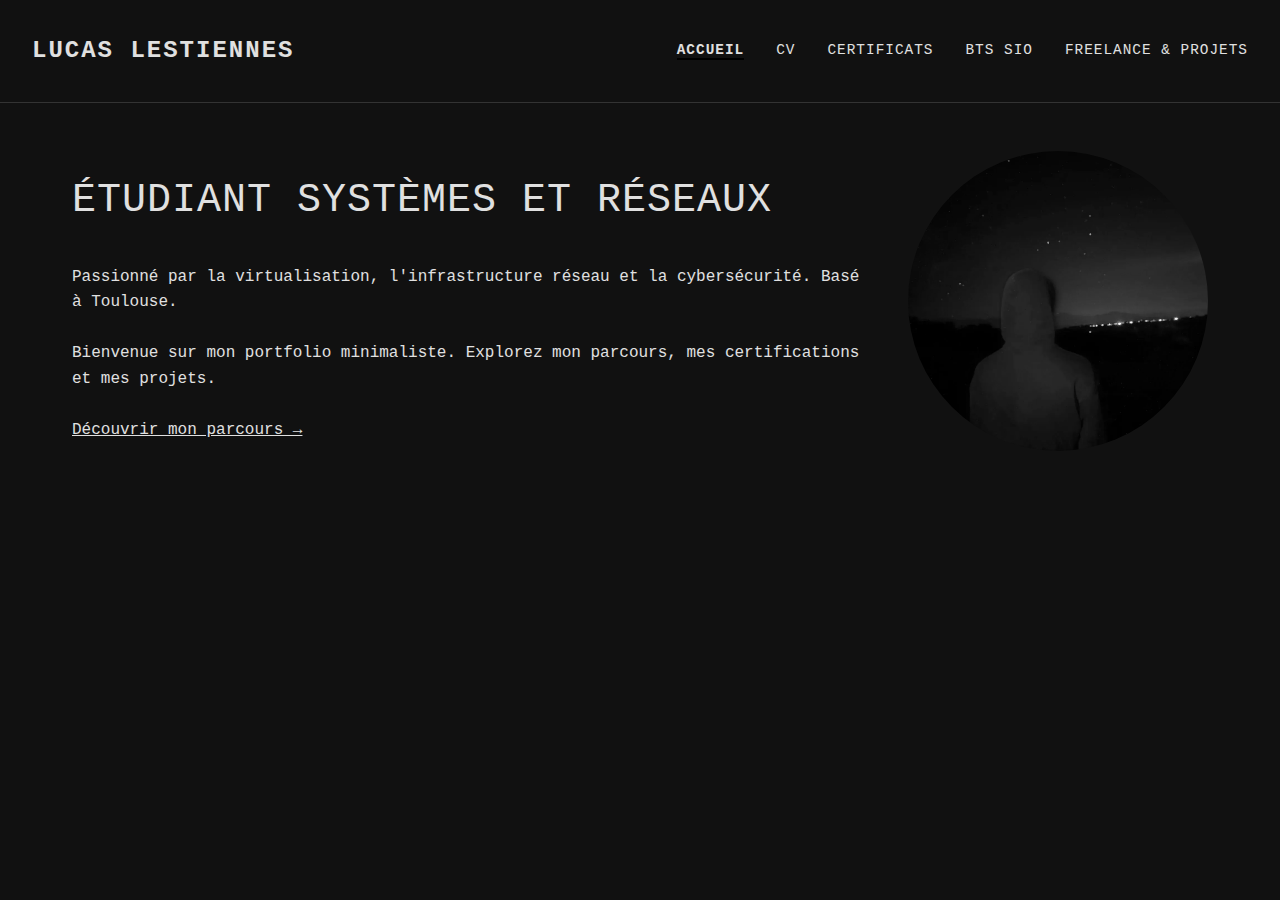
<file: index.html>
<!DOCTYPE html>
<html lang="fr">
<head>
    <meta charset="UTF-8">
    <meta name="viewport" content="width=device-width, initial-scale=1.0">
    <title>Lucas Lestiennes - Portfolio</title>
    <link rel="icon" type="image/webp" href="assets/img/favicon.webp">
    <link rel="stylesheet" href="assets/css/style.css">
</head>
<body>
    <header>
        <div class="logo"><a href="index.html">Lucas Lestiennes</a></div>
        <nav>
            <ul>
                <li><a href="index.html">Accueil</a></li>
                <li><a href="cv.html">CV</a></li>
                <li><a href="certificats.html">Certificats</a></li>
                <li><a href="bts.html">BTS SIO</a></li>
                <li><a href="freelance.html">Freelance & Projets</a></li>
            </ul>
        </nav>
    </header>

    <main>
        <section style="display: flex; align-items: center; gap: 3rem; flex-wrap: wrap;">
            <div style="flex: 1;">
                <h1>Étudiant Systèmes et Réseaux</h1>
                <p>Passionné par la virtualisation, l'infrastructure réseau et la cybersécurité. Basé à Toulouse.</p>
                <br>
                <p>Bienvenue sur mon portfolio minimaliste. Explorez mon parcours, mes certifications et mes projets.</p>
                <br>
                <a href="cv.html" style="text-decoration: underline;">Découvrir mon parcours &rarr;</a>
            </div>
            <div style="flex: 0 0 300px;">
                <img src="assets/img/my-profile-img.webp" alt="Lucas Lestiennes" style="width: 100%; filter: grayscale(100%); border-radius: 50%;">
            </div>
        </section>
    </main>
    <script src="assets/js/script.js"></script>
</body>
</html>
</file>
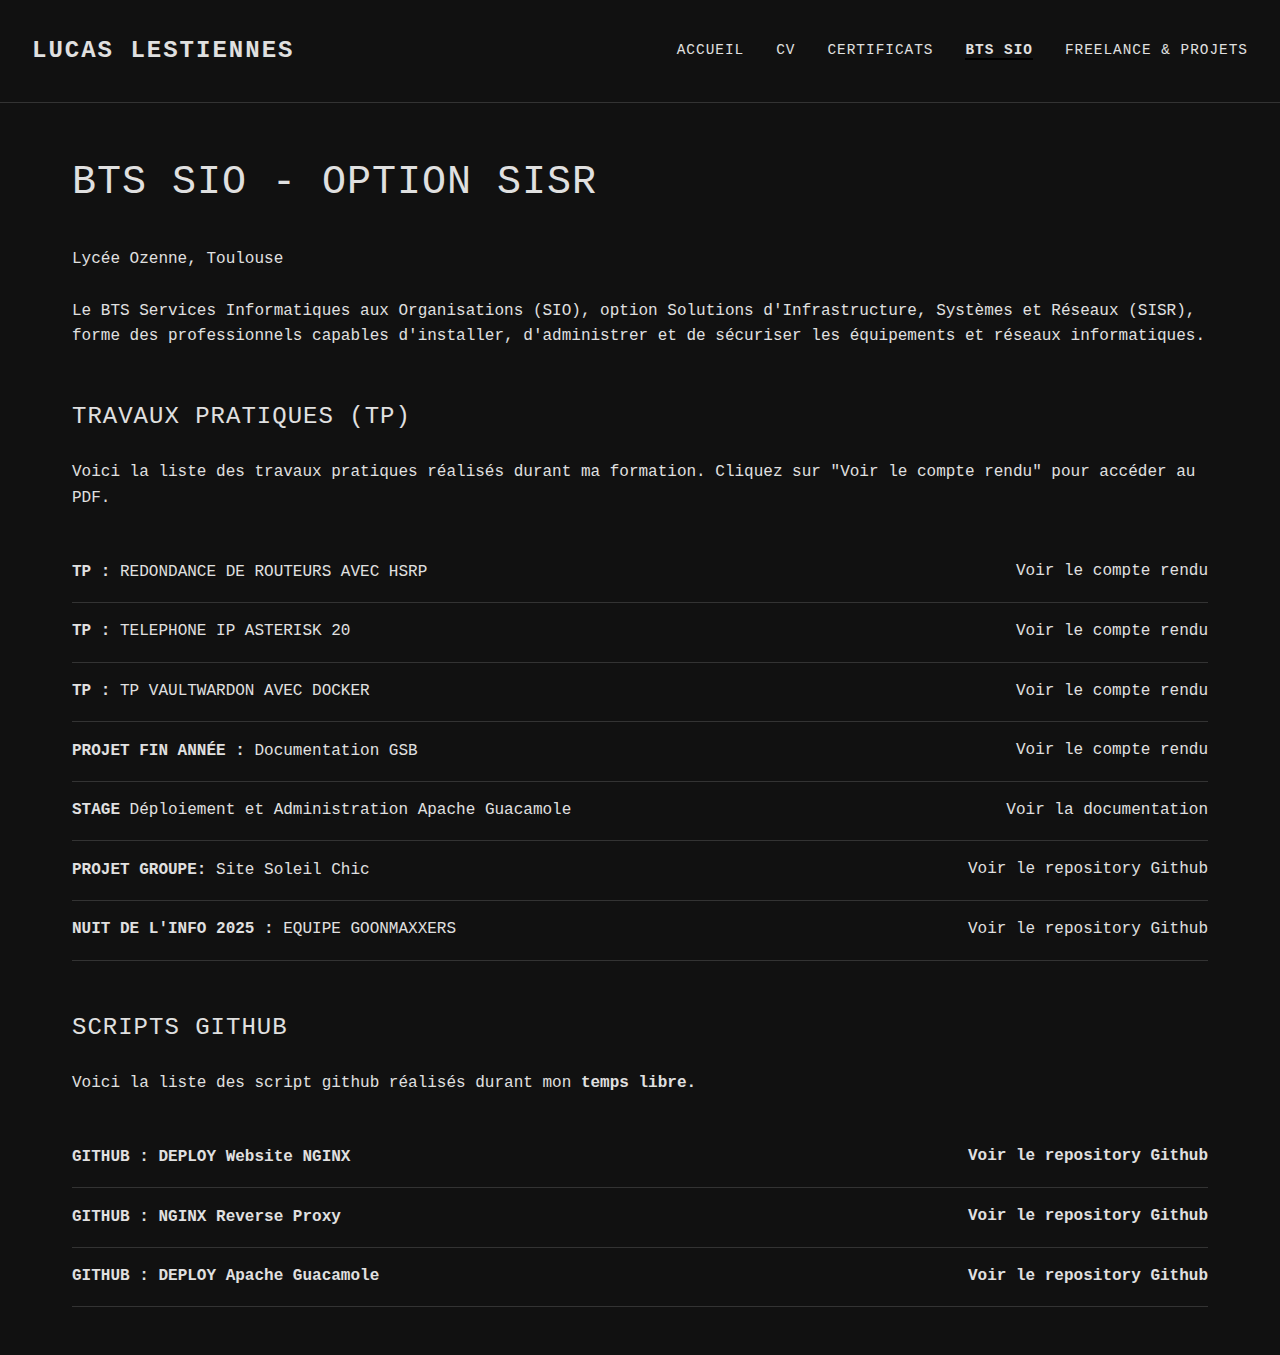
<file: bts.html>
<!DOCTYPE html>
<html lang="fr">
<head>
    <meta charset="UTF-8">
    <meta name="viewport" content="width=device-width, initial-scale=1.0">
    <title>BTS SIO - Lucas Lestiennes</title>
    <link rel="icon" type="image/webp" href="assets/img/favicon.webp">
    <link rel="stylesheet" href="assets/css/style.css">
</head>
<body>
    <header>
        <div class="logo"><a href="index.html">Lucas Lestiennes</a></div>
        <nav>
            <ul>
                <li><a href="index.html">Accueil</a></li>
                <li><a href="cv.html">CV</a></li>
                <li><a href="certificats.html">Certificats</a></li>
                <li><a href="bts.html">BTS SIO</a></li>
                <li><a href="freelance.html">Freelance & Projets</a></li>
            </ul>
        </nav>
    </header>

    <main>
        <h1>BTS SIO - Option SISR</h1>
        <p class="subtitle">Lycée Ozenne, Toulouse</p>
        <br>
        <p>Le BTS Services Informatiques aux Organisations (SIO), option Solutions d'Infrastructure, Systèmes et Réseaux (SISR), forme des professionnels capables d'installer, d'administrer et de sécuriser les équipements et réseaux informatiques.</p>

        <h2 style="margin-top: 3rem;">Travaux Pratiques (TP)</h2>
        <p style="margin-bottom: 2rem;">Voici la liste des travaux pratiques réalisés durant ma formation. Cliquez sur "Voir le compte rendu" pour accéder au PDF.</p>

        <ul class="tp-list">
            <li class="tp-item">
                <span><strong>TP : </strong>REDONDANCE DE ROUTEURS AVEC HSRP</span>
		<a href="assets/tp/REDONDANCE DE ROUTEURS AVEC HSRP.pdf" target="_blank" rel="noopener noreferrer">Voir le compte rendu</a>
            </li>

            </li>
            <li class="tp-item">
                <span><strong>TP : </strong>TELEPHONE IP ASTERISK 20</span>
		<a href="assets/tp/TELEPHONE IP ASTERISK.pdf" target="_blank" rel="noopener noreferrer">Voir le compte rendu</a>
            </li>
            <li class="tp-item">
                <span><strong>TP : </strong>TP VAULTWARDON AVEC DOCKER</span>
		<a href="assets/tp/TP VAULTWARDON AVEC DOCKER.pdf" target="_blank" rel="noopener noreferrer">Voir le compte rendu</a>
            </li>
            <li class="tp-item">
                <span><strong>PROJET FIN ANNÉE : </strong>Documentation GSB</span>
		<a href="assets/tp/Documentation GSB.pdf" target="_blank" rel="noopener noreferrer">Voir le compte rendu</a>
            </li>
            </li>
            <li class="tp-item">
                <span><strong>STAGE</strong> Déploiement et Administration Apache Guacamole</span>
		<a href="assets/tp/X.pdf" target="_blank" rel="noopener noreferrer">Voir la documentation</a>
            </li>
            <li class="tp-item">
                <span><strong>PROJET GROUPE: </strong>Site Soleil Chic</span>
		<a href="https://github.com/manu321-code/Projet_Site_Soleil_Chic" target="_blank" rel="noopener noreferrer">Voir le repository Github</a>
            </li>
            <li class="tp-item">
                <span><strong>NUIT DE L'INFO 2025 : </strong>EQUIPE GOONMAXXERS</span>
		<a href="https://github.com/vlad2l2t/nuitInfo2025" target="_blank" rel="noopener noreferrer">Voir le repository Github</a>
            </li>
        </ul>
        <h2 style="margin-top: 3rem;">Scripts Github</h2>
        <p style="margin-bottom: 2rem;">Voici la liste des script github réalisés durant mon <strong>temps libre<strong>.</p>

        <ul class="tp-list">
            <li class="tp-item">
                <span><strong>GITHUB : </strong>DEPLOY Website NGINX</span>
		<a href="https://github.com/lucaslstn/ndl_nginx" target="_blank" rel="noopener noreferrer">Voir le repository Github</a>
            </li>
            </li>
            <li class="tp-item">
                <span><strong>GITHUB : </strong>NGINX Reverse Proxy</span>
		<a href="https://github.com/lucaslstn/ndl_nginx" target="_blank" rel="noopener noreferrer">Voir le repository Github</a>
            </li>
            <li class="tp-item">
                <span><strong>GITHUB : </strong>DEPLOY Apache Guacamole</span>
		<a href="httpshttps://github.com/lucaslstn/deploy_guacamole" target="_blank" rel="noopener noreferrer">Voir le repository Github</a>
            </li>
        </ul>

    </main>
    <script src="assets/js/script.js"></script>
</body>
</html>
</file>
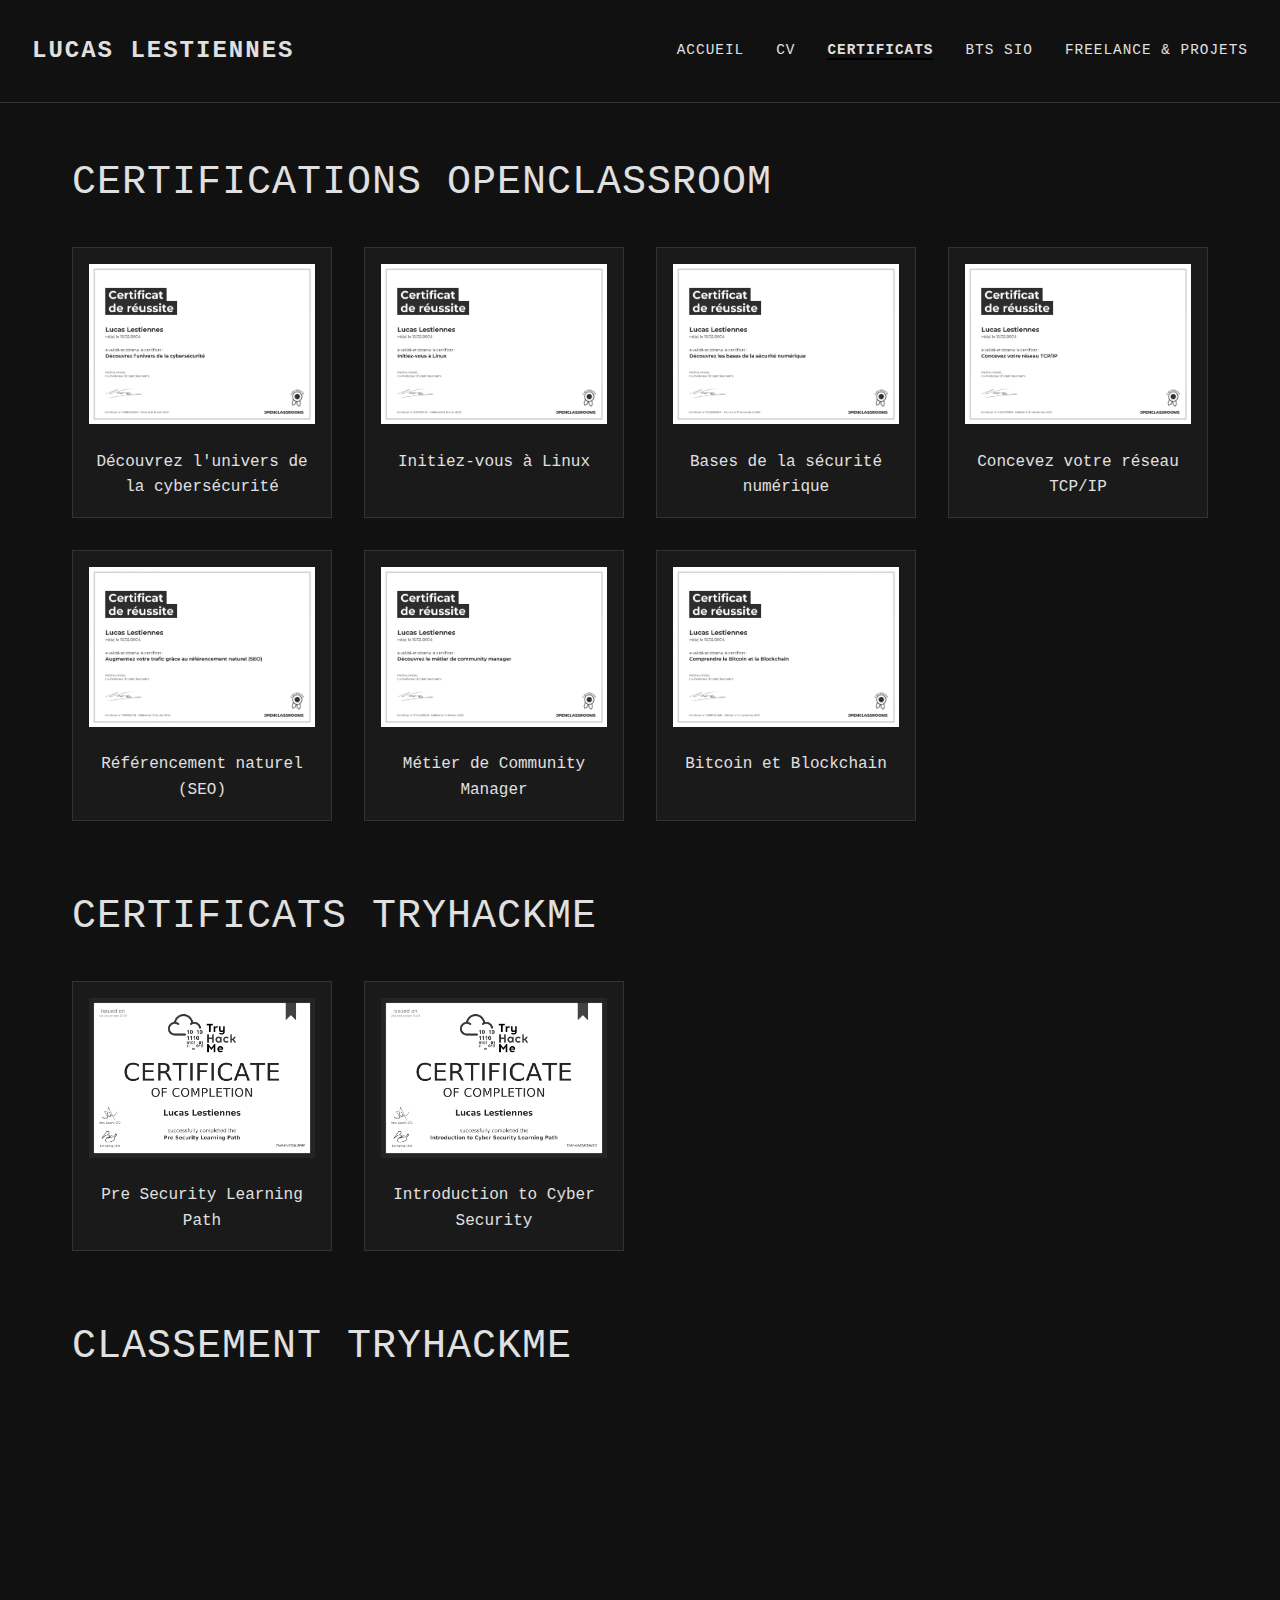
<file: certificats.html>
<!DOCTYPE html>
<html lang="fr">
<head>
    <meta charset="UTF-8">
    <meta name="viewport" content="width=device-width, initial-scale=1.0">
    <title>Certificats - Lucas Lestiennes</title>
    <link rel="icon" type="image/webp" href="assets/img/favicon.webp">
    <link rel="stylesheet" href="assets/vendor/bootstrap-icons/bootstrap-icons.css">
    <link rel="stylesheet" href="assets/css/style.css">
</head>
<body>
    <header>
        <div class="logo"><a href="index.html">Lucas Lestiennes</a></div>
        <nav>
            <ul>
                <li><a href="index.html">Accueil</a></li>
                <li><a href="cv.html">CV</a></li>
                <li><a href="certificats.html">Certificats</a></li>
                <li><a href="bts.html">BTS SIO</a></li>
                <li><a href="freelance.html">Freelance & Projets</a></li>
            </ul>
        </nav>
    </header>

    <main>
        <h1>Certifications OpenClassroom</h1>
        
        <div class="cert-grid">
            <div class="cert-item">
                <a href="assets/openclassroom/cyber.webp" target="_blank">
                    <img src="assets/openclassroom/cyber.webp" alt="Cybersécurité">
                    <p>Découvrez l'univers de la cybersécurité</p>
                </a>
            </div>
            <div class="cert-item">
                <a href="assets/openclassroom/initlinux.webp" target="_blank">
                    <img src="assets/openclassroom/initlinux.webp" alt="Linux">
                    <p>Initiez-vous à Linux</p>
                </a>
            </div>
             <div class="cert-item">
                <a href="assets/openclassroom/sec.webp" target="_blank">
                    <img src="assets/openclassroom/sec.webp" alt="Sécurité Numérique">
                    <p>Bases de la sécurité numérique</p>
                </a>
            </div>
            <div class="cert-item">
                <a href="assets/openclassroom/tcpip.webp" target="_blank">
                    <img src="assets/openclassroom/tcpip.webp" alt="TCP/IP">
                    <p>Concevez votre réseau TCP/IP</p>
                </a>
            </div>
            <div class="cert-item">
                <a href="assets/openclassroom/seo.webp" target="_blank">
                    <img src="assets/openclassroom/seo.webp" alt="SEO">
                    <p>Référencement naturel (SEO)</p>
                </a>
            </div>
             <div class="cert-item">
                <a href="assets/openclassroom/cm.webp" target="_blank">
                    <img src="assets/openclassroom/cm.webp" alt="Community Manager">
                    <p>Métier de Community Manager</p>
                </a>
            </div>
            <div class="cert-item">
                <a href="assets/openclassroom/btc.webp" target="_blank">
                    <img src="assets/openclassroom/btc.webp" alt="Bitcoin">
                    <p>Bitcoin et Blockchain</p>
                </a>
            </div>
        </div>

        <h1 style="margin-top: 4rem;">Certificats TryHackMe</h1>
        
        <div class="cert-grid">
            <div class="cert-item">
                <a href="assets/pdf/pre.pdf" target="_blank">
                    <img src="assets/img/pre.webp" alt="Pre Security Certificate" style="object-fit: contain; margin-bottom: 1rem;">
                    <p>Pre Security Learning Path</p>
                </a>
            </div>
            <div class="cert-item">
                <a href="assets/pdf/intro.pdf" target="_blank">
                    <img src="assets/img/intro.webp" alt="Intro Security Certificate" style="object-fit: contain; margin-bottom: 1rem;">
                    <p>Introduction to Cyber Security</p>
                </a>
            </div>
        </div>

        <h1 style="margin-top: 4rem;">Classement TryHackMe</h1>
        
        <div style="text-align: center; margin-bottom: 2rem;">
            <!-- Integration iframe TryHackMe -->
            <iframe src="https://tryhackme.com/api/v2/badges/public-profile?userPublicId=2519562" style="border:none; width: 100%; height: 150px; overflow: hidden;" scrolling="no"></iframe>
        </div>

    </main>
    <script src="assets/js/script.js"></script>
</body>
</html>
</file>
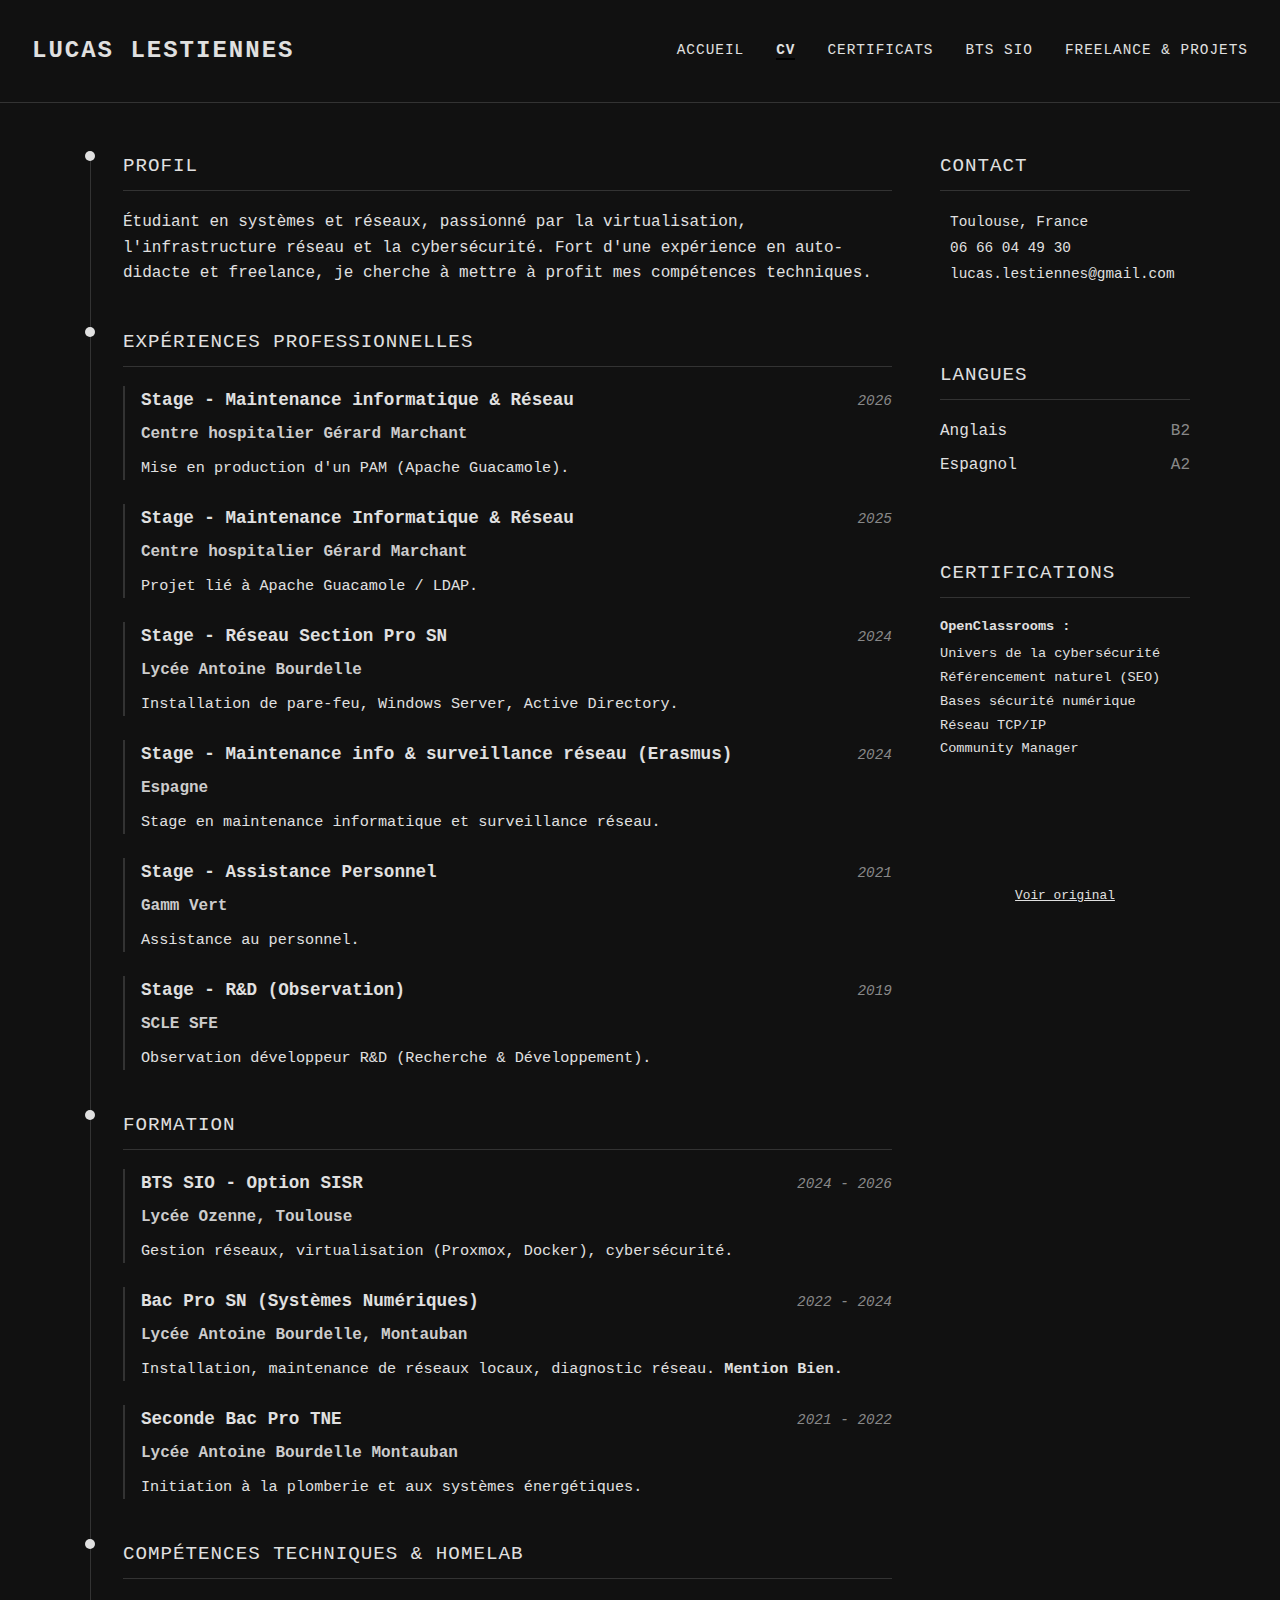
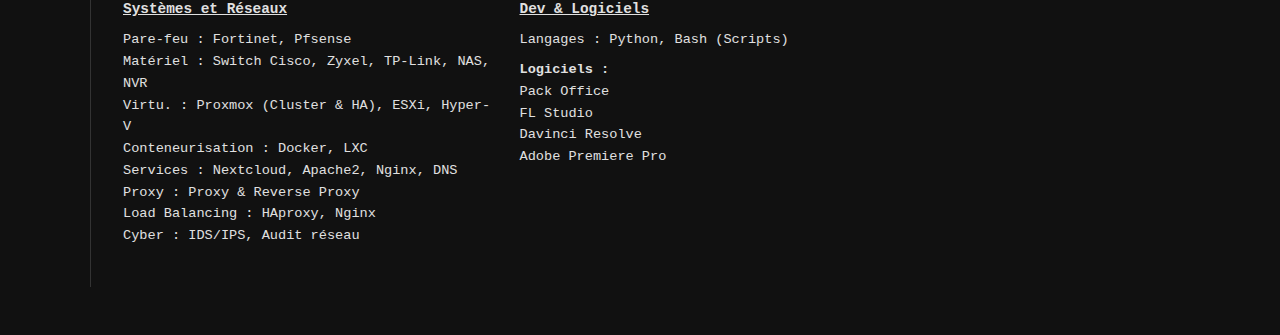
<file: cv.html>
<!DOCTYPE html>
<html lang="fr">
<head>
    <meta charset="UTF-8">
    <meta name="viewport" content="width=device-width, initial-scale=1.0">
    <title>CV - Lucas Lestiennes</title>
    <link rel="icon" type="image/webp" href="assets/img/favicon.webp">
    <link rel="stylesheet" href="assets/css/style.css">
    <style>
        /* Layout global du CV */
        .cv-wrapper {
            display: grid;
            grid-template-columns: 1fr 250px;
            gap: 3rem;
            max-width: 1100px;
            margin: 0 auto;
        }

        .cv-main {
            border-left: 1px solid var(--border-color);
            padding-left: 2rem;
        }

        .cv-sidebar {
            display: flex;
            flex-direction: column;
            gap: 2rem;
        }

        .cv-block {
            margin-bottom: 2.5rem;
            position: relative;
        }

        .cv-main .cv-block::before {
            content: '';
            position: absolute;
            left: -2.35rem;
            top: 0;
            width: 10px;
            height: 10px;
            background: var(--text-color);
            border-radius: 50%;
        }

        .cv-block h3 {
            font-size: 1.2rem;
            border-bottom: 1px solid var(--border-color);
            padding-bottom: 0.5rem;
            margin-bottom: 1.2rem;
            color: var(--text-color);
            text-transform: uppercase;
            letter-spacing: 1px;
        }

        .experience-item, .formation-item {
            margin-bottom: 1.5rem;
            padding-left: 1rem;
            border-left: 2px solid var(--border-color);
        }

        .item-header {
            display: flex;
            justify-content: space-between;
            align-items: baseline;
            flex-wrap: wrap;
            margin-bottom: 0.5rem;
        }

        .item-title {
            font-weight: bold;
            font-size: 1.1rem;
        }

        .item-company {
            font-weight: bold;
            color: var(--accent-color);
        }

        .item-date {
            font-style: italic;
            font-size: 0.9rem;
            color: #888;
        }

        .item-desc {
            font-size: 0.95rem;
            margin-top: 0.5rem;
        }
        
        .contact-sidebar {
            font-size: 0.9rem;
            line-height: 1.8;
        }

        .contact-sidebar i {
            margin-right: 10px;
            width: 20px;
            text-align: center;
        }

        .lang-item {
            display: flex;
            justify-content: space-between;
            margin-bottom: 0.5rem;
        }

        @media (max-width: 850px) {
            .cv-wrapper {
                grid-template-columns: 1fr;
            }
            .cv-sidebar {
                order: -1;
                border-bottom: 1px solid var(--border-color);
                padding-bottom: 2rem;
                margin-bottom: 2rem;
            }
        }
    </style>
</head>
<body>
    <header>
        <div class="logo"><a href="index.html">Lucas Lestiennes</a></div>
        <nav>
            <ul>
                <li><a href="index.html">Accueil</a></li>
                <li><a href="cv.html">CV</a></li>
                <li><a href="certificats.html">Certificats</a></li>
                <li><a href="bts.html">BTS SIO</a></li>
                <li><a href="freelance.html">Freelance & Projets</a></li>
            </ul>
        </nav>
    </header>

    <main>
        <div class="cv-wrapper">
            <!-- COLONNE PRINCIPALE -->
            <div class="cv-main">
                <div class="cv-block">
                    <h3>Profil</h3>
                    <p>Étudiant en systèmes et réseaux, passionné par la virtualisation, l'infrastructure réseau et la cybersécurité. Fort d'une expérience en auto-didacte et freelance, je cherche à mettre à profit mes compétences techniques.</p>
                </div>

                <div class="cv-block">
                    <h3>Expériences Professionnelles</h3>
                    
                    <div class="experience-item">
                        <div class="item-header">
                            <span class="item-title">Stage - Maintenance informatique & Réseau</span>
                            <span class="item-date">2026</span>
                        </div>
                        <div class="item-company">Centre hospitalier Gérard Marchant</div>
                        <div class="item-desc">Mise en production d'un PAM (Apache Guacamole).</div>
                    </div>

                    <div class="experience-item">
                        <div class="item-header">
                            <span class="item-title">Stage - Maintenance Informatique & Réseau</span>
                            <span class="item-date">2025</span>
                        </div>
                        <div class="item-company">Centre hospitalier Gérard Marchant</div>
                        <div class="item-desc">Projet lié à Apache Guacamole / LDAP.</div>
                    </div>

                    <div class="experience-item">
                        <div class="item-header">
                            <span class="item-title">Stage - Réseau Section Pro SN</span>
                            <span class="item-date">2024</span>
                        </div>
                        <div class="item-company">Lycée Antoine Bourdelle</div>
                        <div class="item-desc">Installation de pare-feu, Windows Server, Active Directory.</div>
                    </div>

                    <div class="experience-item">
                        <div class="item-header">
                            <span class="item-title">Stage - Maintenance info & surveillance réseau (Erasmus)</span>
                            <span class="item-date">2024</span>
                        </div>
                        <div class="item-company">Espagne</div>
                        <div class="item-desc">Stage en maintenance informatique et surveillance réseau.</div>
                    </div>

                    <div class="experience-item">
                        <div class="item-header">
                            <span class="item-title">Stage - Assistance Personnel</span>
                            <span class="item-date">2021</span>
                        </div>
                        <div class="item-company">Gamm Vert</div>
                        <div class="item-desc">Assistance au personnel.</div>
                    </div>

                    <div class="experience-item">
                        <div class="item-header">
                            <span class="item-title">Stage - R&D (Observation)</span>
                            <span class="item-date">2019</span>
                        </div>
                        <div class="item-company">SCLE SFE</div>
                        <div class="item-desc">Observation développeur R&D (Recherche & Développement).</div>
                    </div>
                </div>

                <div class="cv-block">
                    <h3>Formation</h3>
                    <div class="formation-item">
                        <div class="item-header">
                            <span class="item-title">BTS SIO - Option SISR</span>
                            <span class="item-date">2024 - 2026</span>
                        </div>
                        <div class="item-company">Lycée Ozenne, Toulouse</div>
                        <div class="item-desc">Gestion réseaux, virtualisation (Proxmox, Docker), cybersécurité.</div>
                    </div>
                    <div class="formation-item">
                        <div class="item-header">
                            <span class="item-title">Bac Pro SN (Systèmes Numériques)</span>
                            <span class="item-date">2022 - 2024</span>
                        </div>
                        <div class="item-company">Lycée Antoine Bourdelle, Montauban</div>
                        <div class="item-desc">Installation, maintenance de réseaux locaux, diagnostic réseau. <strong>Mention Bien.</strong></div>
                    </div>
                     <div class="formation-item">
                        <div class="item-header">
                            <span class="item-title">Seconde Bac Pro TNE</span>
                            <span class="item-date">2021 - 2022</span>
                        </div>
                        <div class="item-company">Lycée Antoine Bourdelle Montauban</div>
                        <div class="item-desc">Initiation à la plomberie et aux systèmes énergétiques.</div>
                    </div>
                </div>

                <div class="cv-block">
                    <h3>Compétences Techniques & Homelab</h3>
                    <div style="display: grid; grid-template-columns: 1fr 1fr; gap: 1.5rem;">
                        <div>
                            <h4 style="margin-bottom: 0.5rem; font-size: 0.9rem; text-decoration: underline;">Systèmes et Réseaux</h4>
                            <ul style="list-style: none; font-size: 0.85rem;">
                                <li>Pare-feu : Fortinet, Pfsense</li>
                                <li>Matériel : Switch Cisco, Zyxel, TP-Link, NAS, NVR</li>
                                <li>Virtu. : Proxmox (Cluster & HA), ESXi, Hyper-V</li>
                                <li>Conteneurisation : Docker, LXC</li>
                                <li>Services : Nextcloud, Apache2, Nginx, DNS</li>
                                <li>Proxy : Proxy & Reverse Proxy</li>
                                <li>Load Balancing : HAproxy, Nginx</li>
                                <li>Cyber : IDS/IPS, Audit réseau</li>
                            </ul>
                        </div>
                        <div>
                            <h4 style="margin-bottom: 0.5rem; font-size: 0.9rem; text-decoration: underline;">Dev & Logiciels</h4>
                            <ul style="list-style: none; font-size: 0.85rem;">
                                <li>Langages : Python, Bash (Scripts)</li>
                                <li style="margin-top: 0.5rem; font-weight: bold;">Logiciels :</li>
                                <li>Pack Office</li>
                                <li>FL Studio</li>
                                <li>Davinci Resolve</li>
                                <li>Adobe Premiere Pro</li>
                            </ul>
                        </div>
                    </div>
                </div>
            </div>

            <!-- COLONNE LATERALE -->
            <div class="cv-sidebar">
                <div class="cv-block">
                    <h3>Contact</h3>
                    <div class="contact-sidebar">
                        <p><i class="bi bi-geo-alt"></i> Toulouse, France</p>
                        <p><i class="bi bi-phone"></i> 06 66 04 49 30</p>
                        <p><i class="bi bi-envelope"></i> lucas.lestiennes@gmail.com</p>
                    </div>
                </div>

                <div class="cv-block">
                    <h3>Langues</h3>
                    <div class="lang-item">
                        <span>Anglais</span>
                        <span style="color: #888;">B2</span>
                    </div>
                    <div class="lang-item">
                        <span>Espagnol</span>
                        <span style="color: #888;">A2</span>
                    </div>
                </div>

                <div class="cv-block">
                    <h3>Certifications</h3>
                    <div style="font-size: 0.85rem; line-height: 1.4;">
                        <p style="margin-bottom: 0.5rem;"><strong>OpenClassrooms :</strong></p>
                        <ul style="list-style: none; padding-left: 0;">
                            <li style="margin-bottom: 0.3rem;">Univers de la cybersécurité</li>
                            <li style="margin-bottom: 0.3rem;">Référencement naturel (SEO)</li>
                            <li style="margin-bottom: 0.3rem;">Bases sécurité numérique</li>
                            <li style="margin-bottom: 0.3rem;">Réseau TCP/IP</li>
                            <li style="margin-bottom: 0.3rem;">Community Manager</li>
                        </ul>
                    </div>
                </div>

                <div style="text-align: center; margin-top: 3rem;">
                    <a href="assets/img/cv.webp" target="_blank" style="font-size: 0.8rem; text-decoration: underline;">Voir original</a>
                </div>
            </div>
        </div>
    </main>
    <script src="assets/js/script.js"></script>
</body>
</html>
</file>
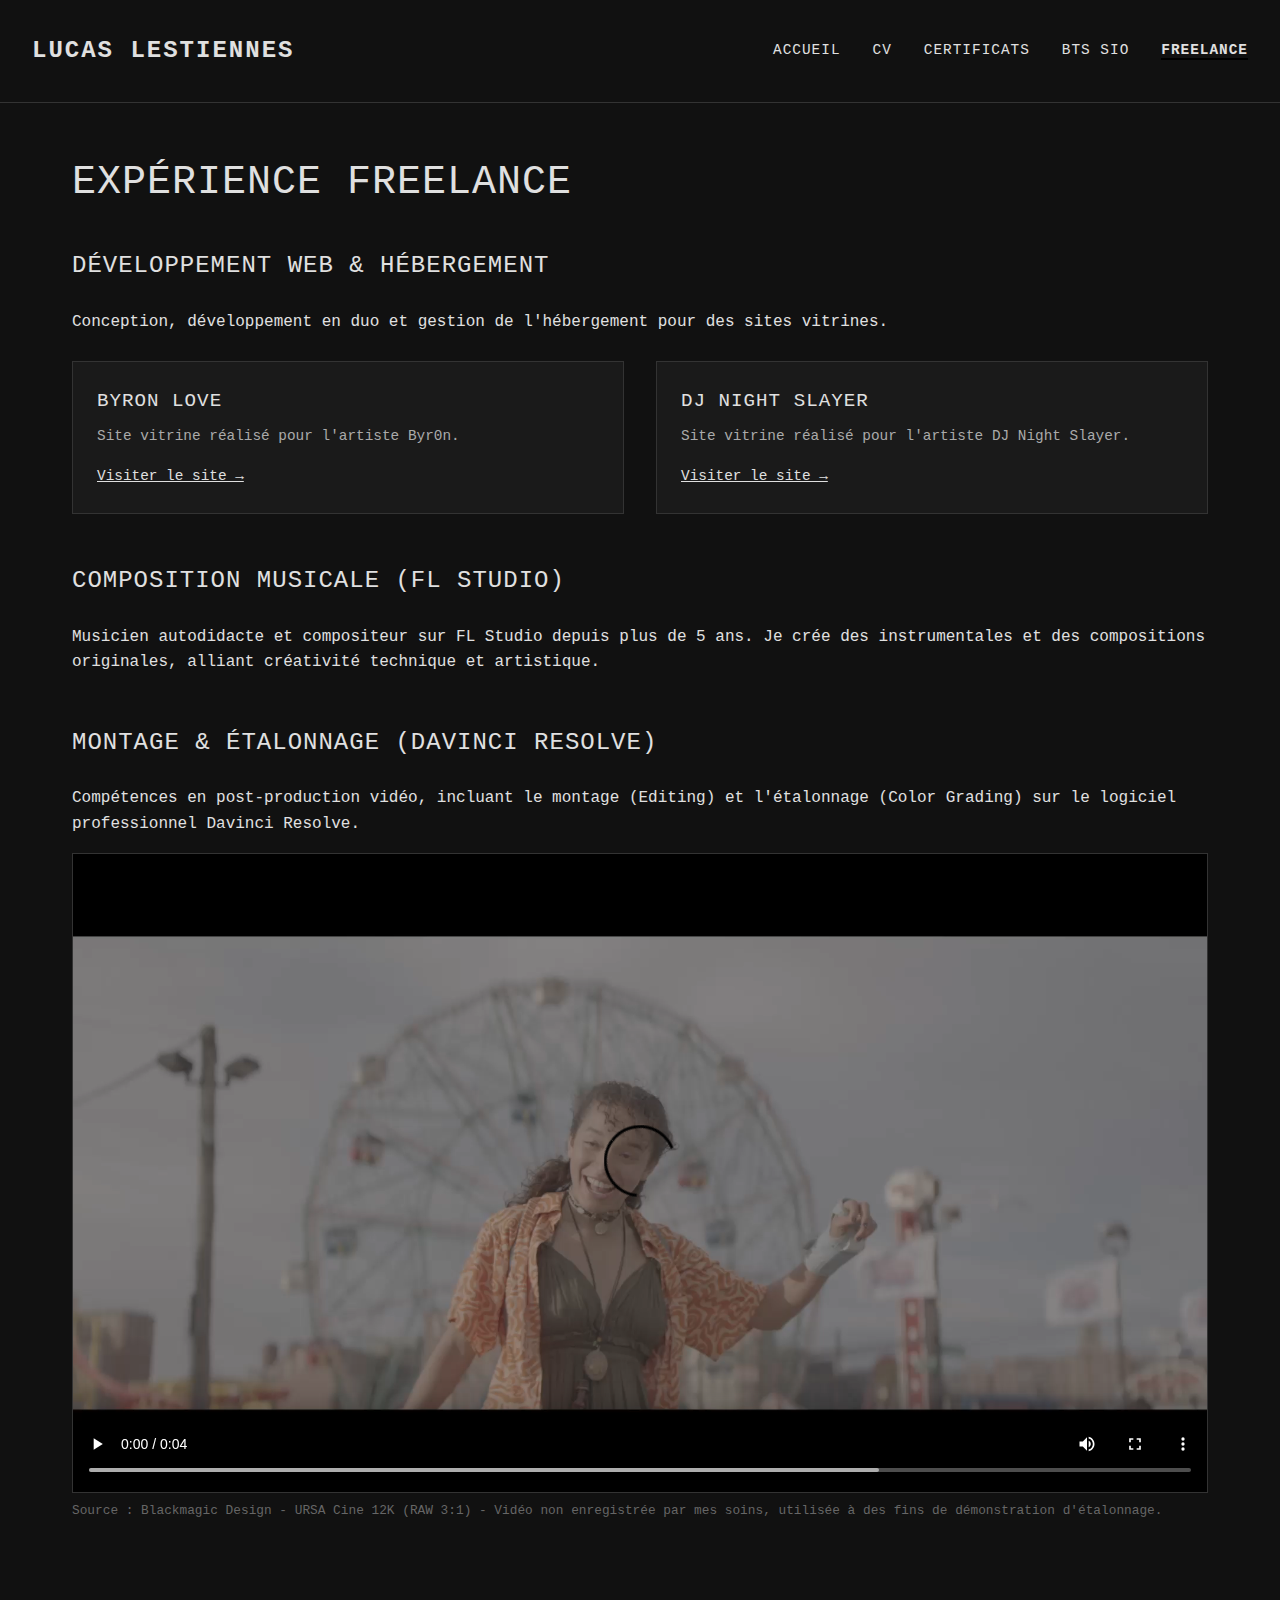
<file: freelance.html>
<!DOCTYPE html>
<html lang="fr">
<head>
    <meta charset="UTF-8">
    <meta name="viewport" content="width=device-width, initial-scale=1.0">
    <title>Freelance - Lucas Lestiennes</title>
    <link rel="icon" type="image/webp" href="assets/img/favicon.webp">
    <link rel="stylesheet" href="assets/css/style.css">
</head>
<body>
    <header>
        <div class="logo"><a href="index.html">Lucas Lestiennes</a></div>
        <nav>
            <ul>
                <li><a href="index.html">Accueil</a></li>
                <li><a href="cv.html">CV</a></li>
                <li><a href="certificats.html">Certificats</a></li>
                <li><a href="bts.html">BTS SIO</a></li>
                <li><a href="freelance.html">Freelance</a></li>
            </ul>
        </nav>
    </header>

    <main>
        <h1>Expérience Freelance</h1>

        <section class="freelance-section">
            <h2>Développement Web & Hébergement</h2>
            <p>Conception, développement en duo et gestion de l'hébergement pour des sites vitrines.</p>
            <br>
            <div style="display: grid; grid-template-columns: repeat(auto-fit, minmax(300px, 1fr)); gap: 2rem;">
                <div style="border: 1px solid var(--border-color); padding: 1.5rem; background-color: #1a1a1a;">
                    <h3 style="font-size: 1.2rem; margin-bottom: 0.5rem; color: var(--text-color);">Byron Love</h3>
                    <p style="font-size: 0.9rem; margin-bottom: 1rem; color: #aaa;">Site vitrine réalisé pour l'artiste Byr0n.</p>
                    <a href="https://byr0n0love.com/" target="_blank" style="text-decoration: underline; font-size: 0.9rem;">Visiter le site &rarr;</a>
                </div>
                <div style="border: 1px solid var(--border-color); padding: 1.5rem; background-color: #1a1a1a;">
                    <h3 style="font-size: 1.2rem; margin-bottom: 0.5rem; color: var(--text-color);">DJ Night Slayer</h3>
                    <p style="font-size: 0.9rem; margin-bottom: 1rem; color: #aaa;">Site vitrine réalisé pour l'artiste DJ Night Slayer.</p>
                    <a href="https://djnightslayer.com" target="_blank" style="text-decoration: underline; font-size: 0.9rem;">Visiter le site &rarr;</a>
                </div>
            </div>
        </section>

        <section class="freelance-section">
            <h2>Composition Musicale (FL Studio)</h2>
            <p>Musicien autodidacte et compositeur sur FL Studio depuis plus de 5 ans. Je crée des instrumentales et des compositions originales, alliant créativité technique et artistique.</p>
             <!-- Placeholder pour un lien Soundcloud ou autre si dispo -->
        </section>

        <section class="freelance-section">
            <h2>Montage & Étalonnage (Davinci Resolve)</h2>
            <p>Compétences en post-production vidéo, incluant le montage (Editing) et l'étalonnage (Color Grading) sur le logiciel professionnel Davinci Resolve.</p>
            
            <div class="video-placeholder" style="height: auto; background-color: transparent; border: none;">
                <video controls width="100%" style="border: 1px solid var(--border-color);">
                    <source src="assets/vids/color_grading_1.mp4" type="video/mp4">
                    Votre navigateur ne supporte pas la balise vidéo.
                </video>
            </div>
            <p style="font-size: 0.8rem; margin-top: 0.5rem; color: #666;">Source : Blackmagic Design - URSA Cine 12K (RAW 3:1) - Vidéo non enregistrée par mes soins, utilisée à des fins de démonstration d'étalonnage.</p>
        </section>

    </main>
    <script src="assets/js/script.js"></script>
</body>
</html>
</file>
<file: assets/css/style.css>
:root {
    --bg-color: #111111;
    --text-color: #e0e0e0;
    --accent-color: #cccccc;
    --border-color: #333333;
}

* {
    box-sizing: border-box;
    margin: 0;
    padding: 0;
}

body {
    font-family: 'Courier New', Courier, monospace; /* Monospaced for a raw/tech feel, or sans-serif for clean */
    background-color: var(--bg-color);
    color: var(--text-color);
    line-height: 1.6;
    display: flex;
    flex-direction: column;
    min-height: 100vh;
}

a {
    color: var(--text-color);
    text-decoration: none;
    border-bottom: 1px solid transparent;
    transition: border-bottom 0.3s ease;
}

a:hover {
    border-bottom: 1px solid var(--text-color);
}

/* Header & Nav */
header {
    padding: 2rem;
    border-bottom: 1px solid var(--border-color);
    display: flex;
    justify-content: space-between;
    align-items: center;
    flex-wrap: wrap;
}

.logo {
    font-weight: bold;
    font-size: 1.5rem;
    text-transform: uppercase;
    letter-spacing: 2px;
}

nav ul {
    list-style: none;
    display: flex;
    gap: 2rem;
}

nav ul li a {
    text-transform: uppercase;
    font-size: 0.9rem;
    letter-spacing: 1px;
}

/* Main Content */
main {
    flex: 1;
    padding: 3rem 2rem;
    max-width: 1200px;
    margin: 0 auto;
    width: 100%;
}

h1, h2, h3 {
    margin-bottom: 1.5rem;
    font-weight: normal;
    text-transform: uppercase;
    letter-spacing: 1px;
}

h1 {
    font-size: 2.5rem;
    margin-bottom: 2rem;
}

section {
    margin-bottom: 4rem;
}

/* CV Styles */
.cv-header {
    border-bottom: 1px solid var(--text-color);
    padding-bottom: 1rem;
    margin-bottom: 2rem;
}

.cv-section {
    display: grid;
    grid-template-columns: 1fr 3fr;
    margin-bottom: 2rem;
    gap: 2rem;
}

.cv-section h3 {
    font-size: 1.1rem;
    font-weight: bold;
}

.cv-item {
    margin-bottom: 1.5rem;
}

.cv-date {
    font-style: italic;
    color: #aaaaaa;
    font-size: 0.9rem;
}

/* Certificats Grid */
.cert-grid {
    display: grid;
    grid-template-columns: repeat(auto-fill, minmax(250px, 1fr));
    gap: 2rem;
}

.cert-item {
    border: 1px solid var(--border-color);
    padding: 1rem;
    text-align: center;
    transition: transform 0.2s;
    background-color: #1a1a1a;
}

.cert-item:hover {
    transform: translateY(-5px);
    border-color: var(--text-color);
}

.cert-item img {
    max-width: 100%;
    height: auto;
    margin-bottom: 1rem;
    filter: grayscale(100%); /* Black and white images */
    transition: filter 0.3s;
}

.cert-item:hover img {
    filter: grayscale(0%);
}

.cert-placeholder {
    height: 150px;
    background-color: #222;
    display: flex;
    align-items: center;
    justify-content: center;
    margin-bottom: 1rem;
    color: #555;
    transition: color 0.3s, background-color 0.3s;
}

.cert-item:hover .cert-placeholder {
    color: #fff;
    background-color: #333;
}

/* BTS TPs */
.tp-list {
    list-style: none;
}

.tp-item {
    border-bottom: 1px solid var(--border-color);
    padding: 1rem 0;
    display: flex;
    justify-content: space-between;
    align-items: center;
}

/* Freelance/Hobbies */
.freelance-section {
    margin-bottom: 3rem;
}

.video-placeholder {
    width: 100%;
    height: 400px;
    background-color: #222222;
    display: flex;
    align-items: center;
    justify-content: center;
    border: 1px solid var(--border-color);
    margin-top: 1rem;
}

/* Responsive */
@media (max-width: 768px) {
    header {
        flex-direction: column;
        gap: 1rem;
        text-align: center;
    }
    
    nav ul {
        flex-wrap: wrap;
        justify-content: center;
        gap: 1rem;
    }

    .cv-section {
        grid-template-columns: 1fr;
    }
}
</file>
